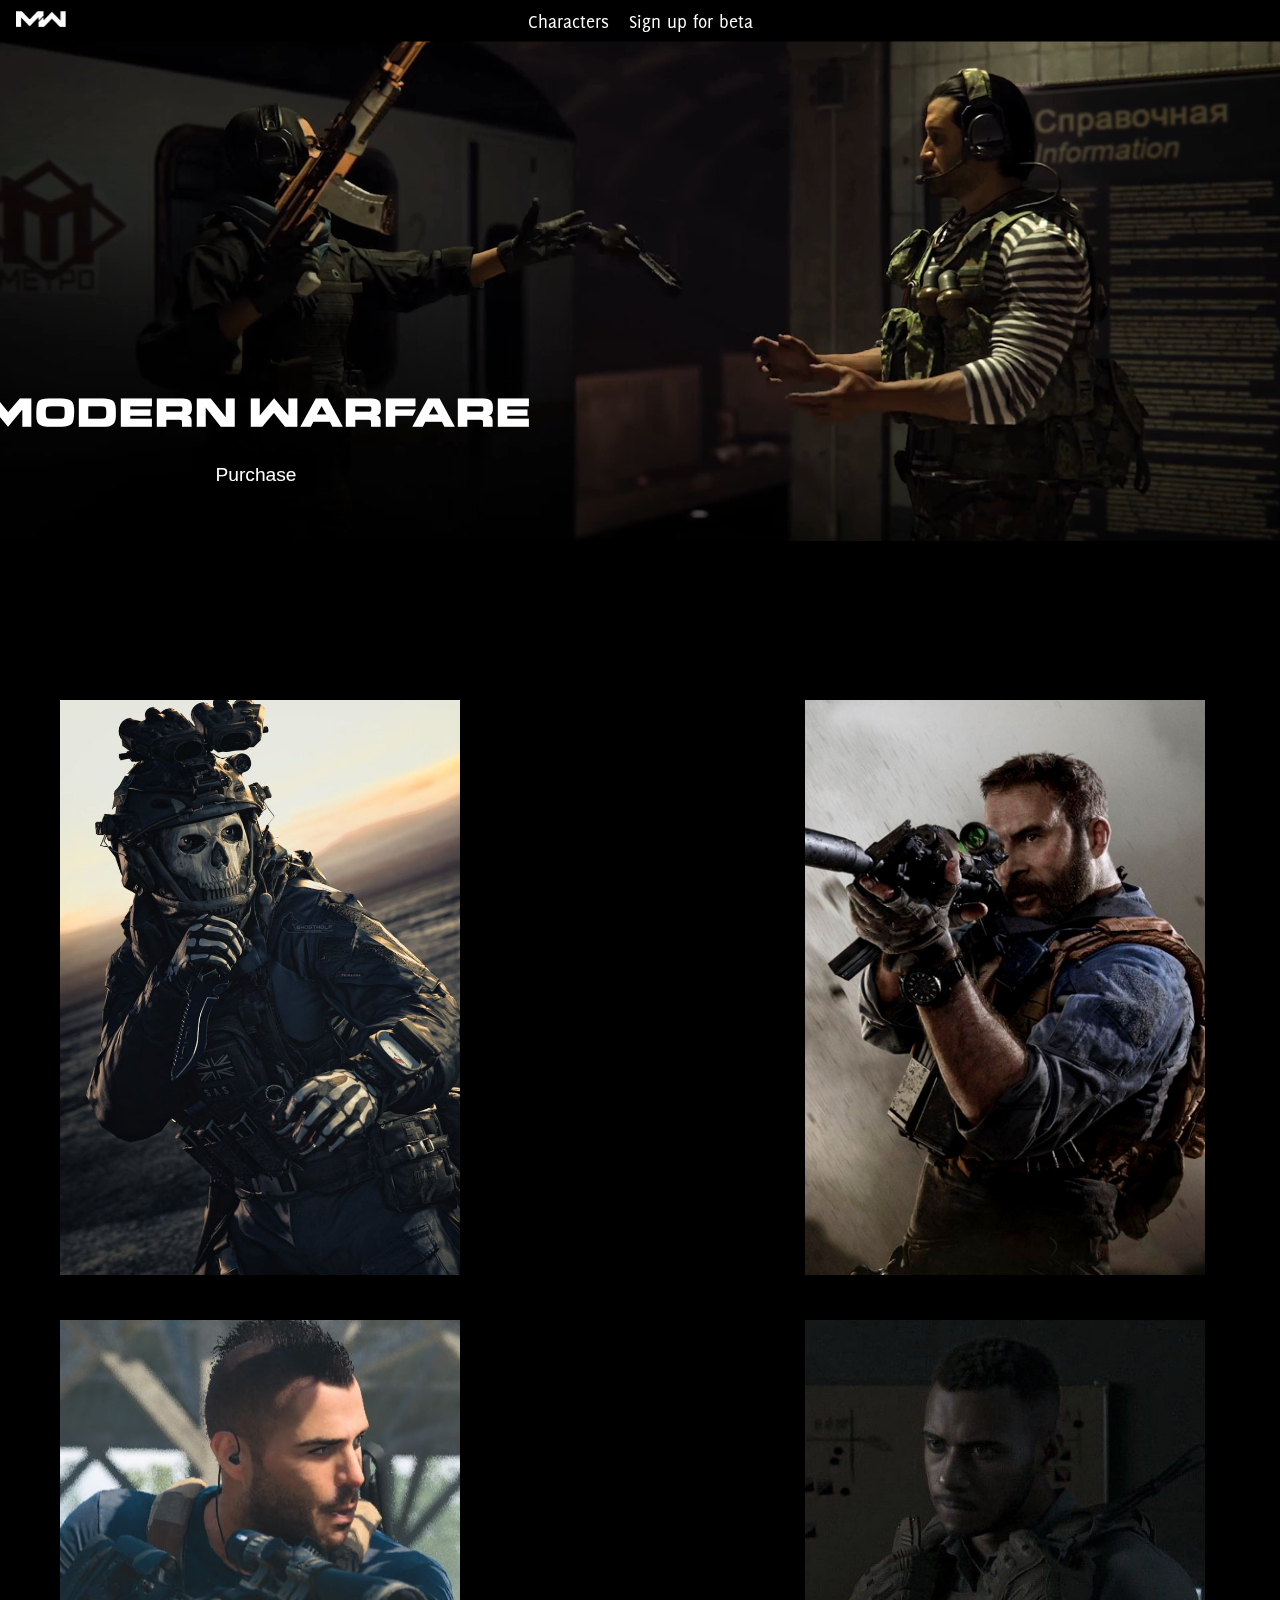
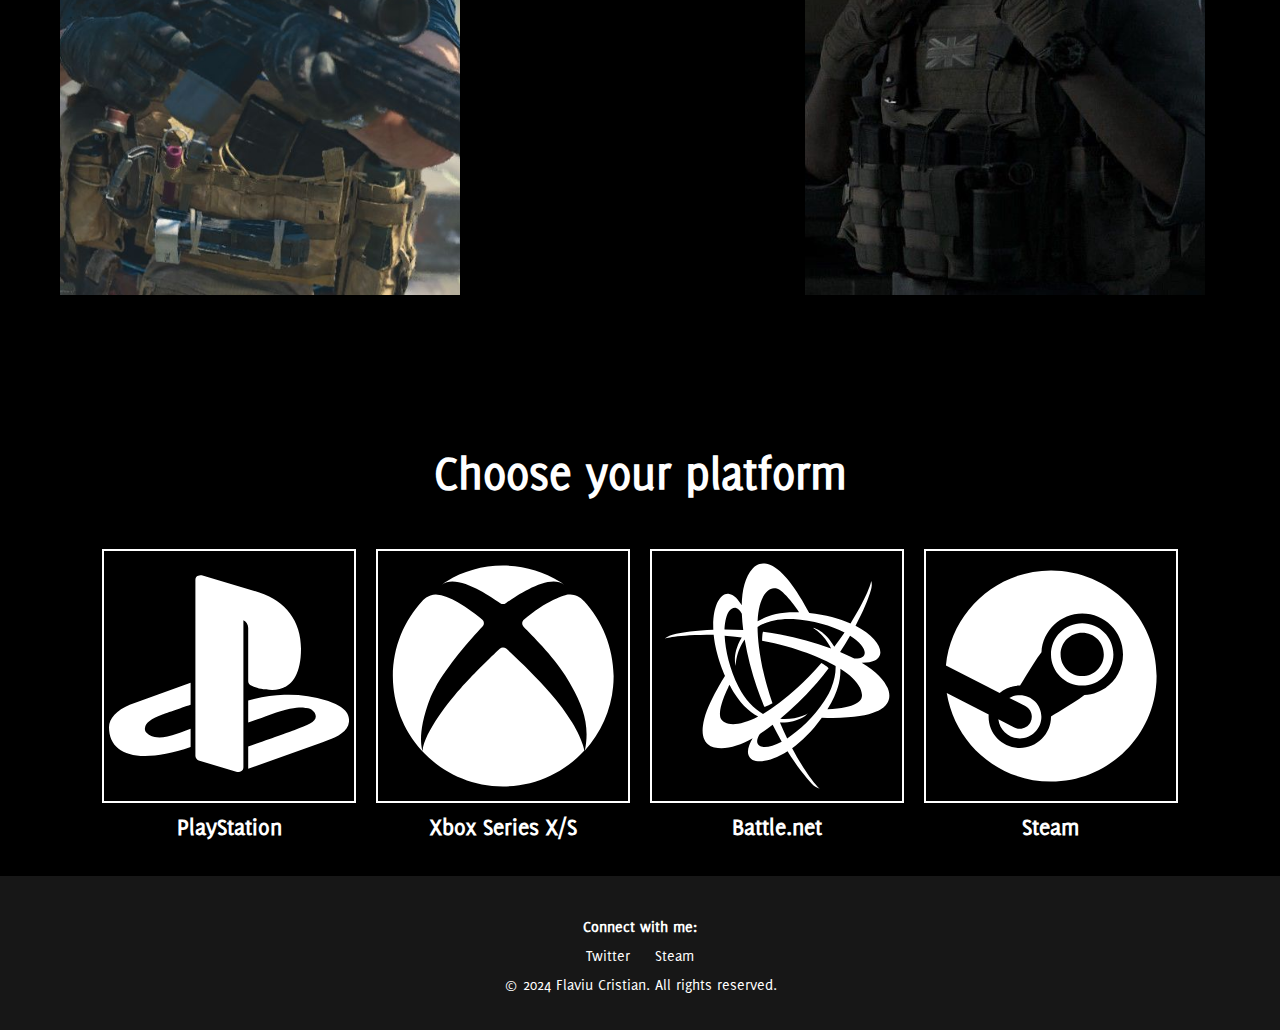
<file: index.html>
<!DOCTYPE html>
<html lang="en">
<head>
    <meta charset="UTF-8">
    <title>Modern Warfare</title>
    <link rel="shortcut icon" href="./images/favicon.png" type="image/x-icon">
    <link rel="stylesheet" href="./styles/styles.css">
    <link rel="stylesheet" href="./fonts/fonts.css">
    <link rel="stylesheet" href="./styles/animations.css">
</head>
<body id="bodyBackground">
<nav id="options">
    <div class="home-option">
        <a href="./index.html">
            <img src="./icons/game.png" alt="Modern Warfare">
        </a>
    </div>
    <div class="options-container">
        <div class="option">
            <a href="#soldiersTags">Characters</a>
            <div class="submenu">
                <a href="./sites/ghost.html">Ghost</a>
                <a href="./sites/price.html">Price</a>
                <a href="./sites/soap.html">Soap</a>
                <a href="./sites/gaz.html">Gaz</a>
            </div>
        </div>
        <div class="option">
            <a href="./sites/beta.html">Sign up for beta</a>
        </div>
    </div>
</nav>
<video autoplay muted loop id="backgroundVideo">
    <source src="./videos/background.mp4" type="video/mp4">
    Your browser does not support the video tag.
</video>
<div id="content">
    <div id="header">
        <h1 id="mainTitle">Call of Duty</h1>
        <h2 id="belowTitle">Modern Warfare</h2>
    </div>
    <div id="purchaseButton">
        <button><a id="removeLink" href="#platform">Purchase</a> </button>
    </div>
</div>
<div class="container" id="soldiersTags">
    <a href="./sites/ghost.html" class="box">
        <div class="imgBx">
            <img src="./images/ghost.jpg" alt="Simon 'Ghost' Riley">
        </div>
        <div class="content">
            <div>
                <h2>Simon "Ghost" Riley</h2>
                <p><i>
                    An expert in clandestine tradecraft, sabotage and infiltration. He lives with a redacted past and an undercover present, marked by a concealed appearance to hide his identity and maintain anonymity in the field.
                </i></p>
            </div>
        </div>
    </a>
    <a href="./sites/price.html" class="box">
        <div class="imgBx">
            <img src="./images/price.jpg" alt="Jonathan Price">
        </div>
        <div class="content">
            <div>
                <h2>Jonathan Price</h2>
                <p><i>
                    The rules have changed. There's a fine line between right and wrong. And somewhere, in the shadows... they send us in to find it.
                </i></p>
            </div>
        </div>
    </a>
    <a href="./sites/soap.html" class="box">
        <div class="imgBx">
            <img src="./images/soap.jpg" alt="Johnny 'Soap' MacTavish">
        </div>
        <div class="content">
            <div>
                <h2>Johnny "Soap" MacTavish</h2>
                <p><i>
                    The youngest candidate ever to pass SAS selection, Johnny "Soap" Mactavish is known as a perpetual FNG, a label he wears as a badge of honor. A confident, instinctive CQB expert, Soap was hand-picked by Price for TF-141.
                </i></p>
            </div>
        </div>
    </a>
    <a href="./sites/gaz.html" class="box">
        <div class="imgBx">
            <img src="./images/gaz.jpg" alt="Kyle 'Gaz' Garrick">
        </div>
        <div class="content">
            <div>
                <h2>Kyle "Gaz" Garrick</h2>
                <p><i>
                    We don't stand a chance in hell with these rules of engagement, Captain. They can tell us where, tell us when... don't tell us how.
                </i></p>
            </div>
        </div>
    </a>
</div>
<h2 id="platform">Choose your platform</h2>
<div class="table-container">
    <table>
        <tr>
            <th class="platformIcon" onclick="window.location.href='https://store.playstation.com/es-es/product/EP0002-CUSA15280_00-CODMWSTANDARD001'">
                <img src="./icons/playstation.svg" alt="PlayStation">
                <div class="platformText">PlayStation</div>
            </th>
            <th class="platformIcon" onclick="window.location.href='https://www.xbox.com/es-ES/games/store/call-of-duty-modern-warfare-edicion-digital-estandar/9NVQBQ3F6W9W'">
                <img src="./icons/xbox.svg" alt="Xbox">
                <div class="platformText">Xbox Series X/S</div>
            </th>
            <th class="platformIcon" onclick="window.location.href='https://eu.shop.battle.net/es-es/product/call-of-duty-modern-warfare'">
                <img src="./icons/blizzard.svg" alt="Blizzard">
                <div class="platformText">Battle.net</div>
            </th>
            <th class="platformIcon" onclick="window.location.href='https://store.steampowered.com/app/2000950/Call_of_Duty_Modern_Warfare/'">
                <img src="./icons/steam.svg" alt="Steam">
                <div class="platformText">Steam</div>
            </th>
        </tr>
    </table>
</div>
<footer>
    <div class="footer-content">
        <h4>Connect with me:</h4>
        <div class="social-links">
            <a href="https://twitter.com/fL0309" target="_blank">Twitter</a>
            <a href="https://steamcommunity.com/id/hexediting/" target="_blank">Steam</a>
        </div>
        <p>&copy; 2024 Flaviu Cristian. All rights reserved.</p>
    </div>
</footer>
</body>
</html>
</file>
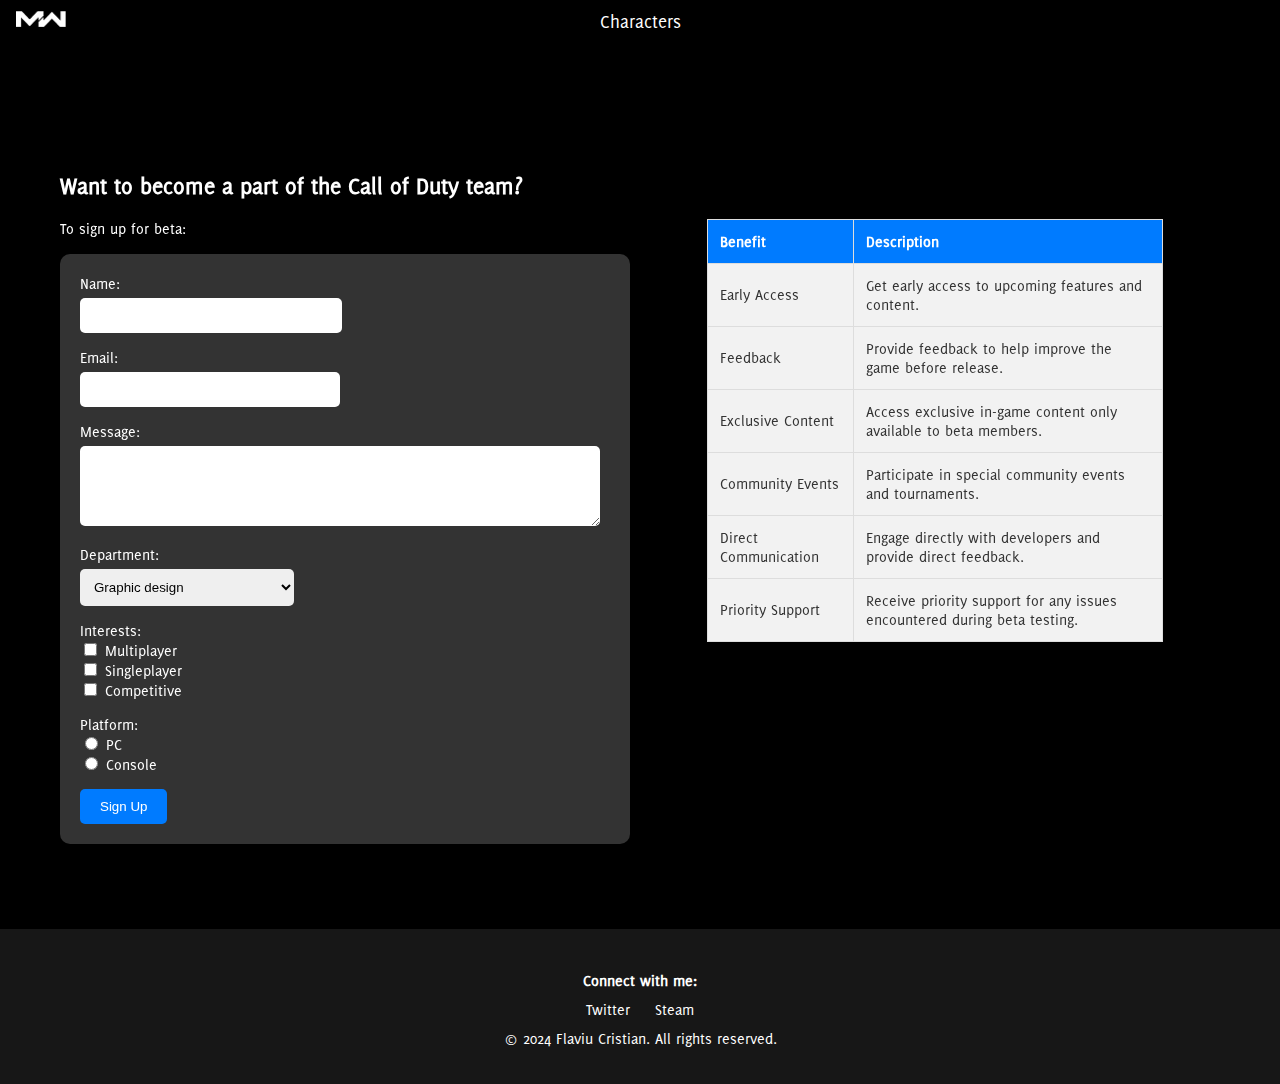
<file: sites/beta.html>
<!DOCTYPE html>
<html lang="en">
<head>
    <meta charset="UTF-8">
    <title>Modern Warfare</title>
    <link rel="shortcut icon" href="../images/favicon.png" type="image/x-icon">
    <link rel="stylesheet" href="../styles/styles.css">
    <link rel="stylesheet" href="../fonts/fonts.css">
    <link rel="stylesheet" href="../styles/animations.css">
</head>
<body id="bodyBeta">
<nav class="optionsOther">
    <div class="home-option">
        <a href="../index.html">
            <img src="../icons/game.png" alt="Modern Warfare">
        </a>
    </div>
    <div class="options-container">
        <div class="option">
            <a>Characters</a>
            <div class="submenu">
                <a href="../sites/ghost.html">Ghost</a>
                <a href="../sites/price.html">Price</a>
                <a href="../sites/soap.html">Soap</a>
                <a href="../sites/gaz.html">Gaz</a>
            </div>
        </div>
    </div>
</nav>
<section id="beta-signup-section">
    <div class="container">
        <div class="form-container">
            <h2>Want to become a part of the Call of Duty team?</h2>
            <p>To sign up for beta:</p>
            <form class="beta-signup" action="mostra_variables.php" method="post">
                <div class="form-group">
                    <label for="name">Name:</label>
                    <input type="text" id="name" name="name" required>
                </div>

                <div class="form-group">
                    <label for="email">Email:</label>
                    <input type="email" id="email" name="email" required>
                </div>

                <div class="form-group">
                    <label for="message">Message:</label>
                    <textarea id="message" name="message" rows="4" cols="50"></textarea>
                </div>

                <div class="form-group">
                    <label for="department">Department:</label>
                    <select id="department" name="department">
                        <option value="graphic design">Graphic design</option>
                        <option value="gameplay">Gameplay</option>
                        <option value="armory">Armory</option>
                        <option value="other">Other</option>
                    </select>
                </div>

                <div class="form-group">
                    <label>Interests:</label><br>
                    <input type="checkbox" id="interest1" name="interests[]" value="multiplayer">
                    <label for="interest1">Multiplayer</label><br>
                    <input type="checkbox" id="interest2" name="interests[]" value="singleplayer">
                    <label for="interest2">Singleplayer</label><br>
                    <input type="checkbox" id="interest3" name="interests[]" value="competitive">
                    <label for="interest3">Competitive</label><br>
                </div>

                <div class="form-group">
                    <label>Platform:</label><br>
                    <input type="radio" id="platform1" name="platform" value="pc">
                    <label for="platform1">PC</label><br>
                    <input type="radio" id="platform2" name="platform" value="console">
                    <label for="platform2">Console</label><br>
                </div>

                <button type="submit">Sign Up</button>
            </form>
        </div>

        <div class="table-container">
            <section id="benefits-section">
                <h2>Benefits of becoming a beta member:</h2>
                <table class="benefits-table">
                    <tr>
                        <th>Benefit</th>
                        <th>Description</th>
                    </tr>
                    <tr>
                        <td>Early Access</td>
                        <td>Get early access to upcoming features and content.</td>
                    </tr>
                    <tr>
                        <td>Feedback</td>
                        <td>Provide feedback to help improve the game before release.</td>
                    </tr>
                    <tr>
                        <td>Exclusive Content</td>
                        <td>Access exclusive in-game content only available to beta members.</td>
                    </tr>
                    <tr>
                        <td>Community Events</td>
                        <td>Participate in special community events and tournaments.</td>
                    </tr>
                    <tr>
                        <td>Direct Communication</td>
                        <td>Engage directly with developers and provide direct feedback.</td>
                    </tr>
                    <tr>
                        <td>Priority Support</td>
                        <td>Receive priority support for any issues encountered during beta testing.</td>
                    </tr>
                </table>
            </section>
        </div>
    </div>
</section>
<footer>
    <div class="footer-content">
        <h4>Connect with me:</h4>
        <div class="social-links">
            <a href="https://twitter.com/fL0309" target="_blank">Twitter</a>
            <a href="https://steamcommunity.com/id/hexediting/" target="_blank">Steam</a>
        </div>
        <p>&copy; 2024 Flaviu Cristian. All rights reserved.</p>
    </div>
</footer>
</body>
</html>
</file>
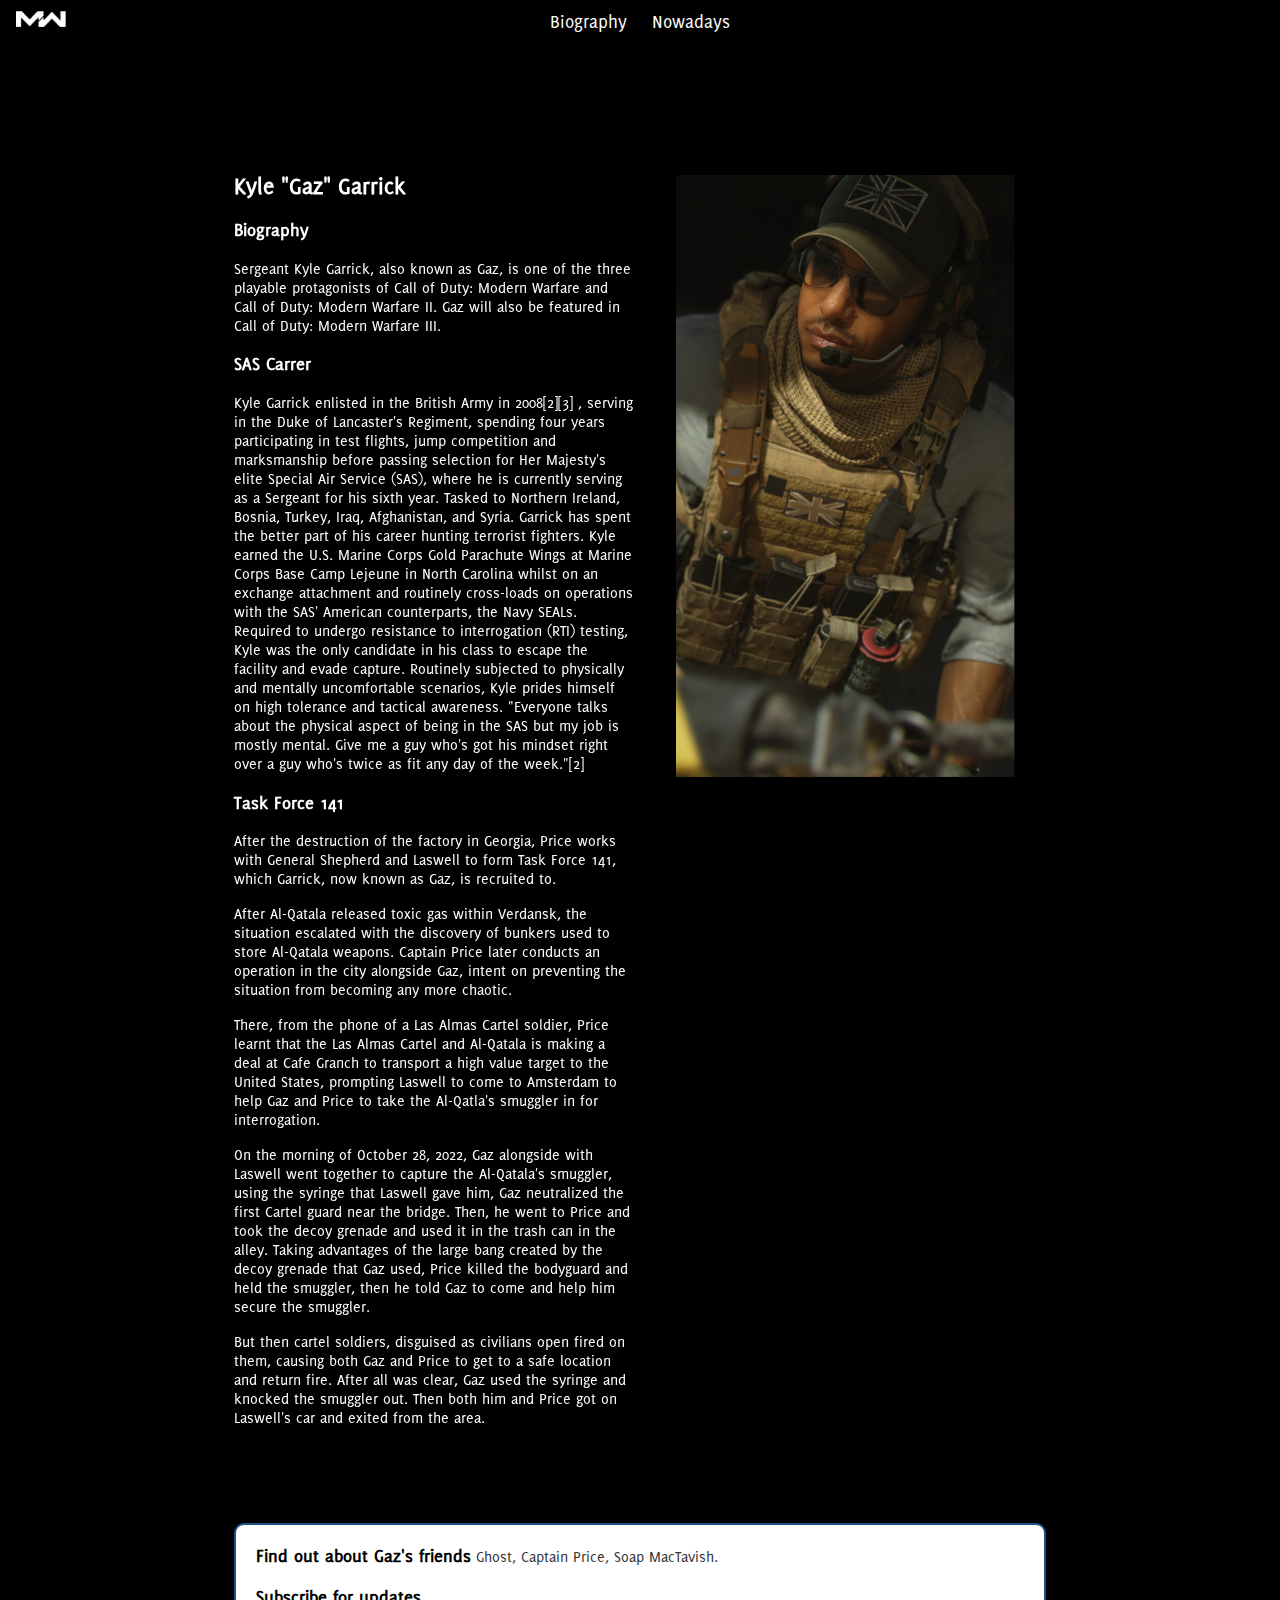
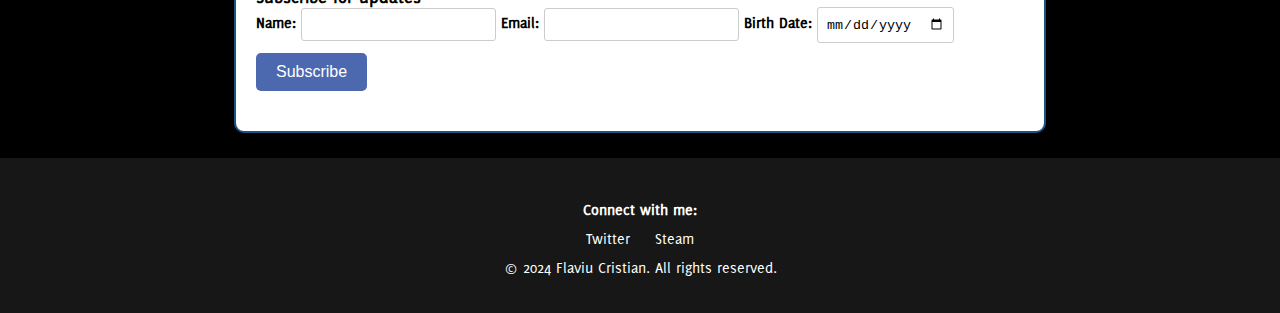
<file: sites/gaz.html>
<!DOCTYPE html>
<html lang="en">
<head>
    <meta charset="UTF-8">
    <title>Modern Warfare</title>
    <link rel="stylesheet" href="../styles/styles.css">
    <link rel="stylesheet" href="../fonts/fonts.css">
    <link rel="stylesheet" href="../styles/animations.css">
</head>
<body class="biography">
<nav class="optionsOther">
    <div class="home-option">
        <a href="../index.html">
            <img src="../icons/game.png" alt="Modern Warfare">
        </a>
    </div>
    <div class="option">
        <a href="#titleBiography">Biography</a>
        <a href="#currentStatus">Nowadays</a>
    </div>
</nav>
<div class="container">
    <div class="bio-text">
        <h2>Kyle "Gaz" Garrick</h2>
        <h3 id="titleBiography">Biography</h3>
        <p>Sergeant Kyle Garrick, also known as Gaz, is one of the three playable protagonists of Call of Duty: Modern Warfare and Call of Duty: Modern Warfare II. Gaz will also be featured in Call of Duty: Modern Warfare III.</p>
        <h3>SAS Carrer</h3>
        <p>Kyle Garrick enlisted in the British Army in 2008[2][3] , serving in the Duke of Lancaster's Regiment, spending four years participating in test flights, jump competition and marksmanship before passing selection for Her Majesty's elite Special Air Service (SAS), where he is currently serving as a Sergeant for his sixth year. Tasked to Northern Ireland, Bosnia, Turkey, Iraq, Afghanistan, and Syria. Garrick has spent the better part of his career hunting terrorist fighters. Kyle earned the U.S. Marine Corps Gold Parachute Wings at Marine Corps Base Camp Lejeune in North Carolina whilst on an exchange attachment and routinely cross-loads on operations with the SAS' American counterparts, the Navy SEALs. Required to undergo resistance to interrogation (RTI) testing, Kyle was the only candidate in his class to escape the facility and evade capture. Routinely subjected to physically and mentally uncomfortable scenarios, Kyle prides himself on high tolerance and tactical awareness. "Everyone talks about the physical aspect of being in the SAS but my job is mostly mental. Give me a guy who's got his mindset right over a guy who's twice as fit any day of the week."[2]</p>
        <h3 id="currentStatus">Task Force 141</h3>
        <p>After the destruction of the factory in Georgia, Price works with General Shepherd and Laswell to form Task Force 141, which Garrick, now known as Gaz, is recruited to.</p>
        <p>After Al-Qatala released toxic gas within Verdansk, the situation escalated with the discovery of bunkers used to store Al-Qatala weapons. Captain Price later conducts an operation in the city alongside Gaz, intent on preventing the situation from becoming any more chaotic.</p>
        <p>There, from the phone of a Las Almas Cartel soldier, Price learnt that the Las Almas Cartel and Al-Qatala is making a deal at Cafe Granch to transport a high value target to the United States, prompting Laswell to come to Amsterdam to help Gaz and Price to take the Al-Qatla's smuggler in for interrogation.</p>
        <p>On the morning of October 28, 2022, Gaz alongside with Laswell went together to capture the Al-Qatala's smuggler, using the syringe that Laswell gave him, Gaz neutralized the first Cartel guard near the bridge. Then, he went to Price and took the decoy grenade and used it in the trash can in the alley. Taking advantages of the large bang created by the decoy grenade that Gaz used, Price killed the bodyguard and held the smuggler, then he told Gaz to come and help him secure the smuggler.</p>
        <p>But then cartel soldiers, disguised as civilians open fired on them, causing both Gaz and Price to get to a safe location and return fire. After all was clear, Gaz used the syringe and knocked the smuggler out. Then both him and Price got on Laswell's car and exited from the area.</p>
    </div>

    <div class="bio-image">
        <img src="../images/gaz-bio.jpg" alt="Profile Image">
    </div>
</div>

<aside class="aside">
    <div class="aside-section">
        <h3>Find out about Gaz's friends</h3>
        <ul>
            <li><a href="../sites/ghost.html">Ghost, </a></li>
            <li><a href="../sites/price.html">Captain Price, </a></li>
            <li><a href="../sites/soap.html">Soap MacTavish.</a></li>
        </ul>
    </div>
    <div class="aside-section">
        <h3 class="subscribeText">Subscribe for updates</h3>
        <form class="subscription-form">
            <label for="name">Name:</label>
            <input type="text" id="name" name="name">
            <label for="email">Email:</label>
            <input type="email" id="email" name="email">
            <label for="birthdate">Birth Date:</label>
            <input type="date" id="birthdate" name="birthdate">
            <input type="submit" value="Subscribe">
        </form>
    </div>
</aside>
<footer>
    <div class="footer-content">
        <h4>Connect with me:</h4>
        <div class="social-links">
            <a href="https://twitter.com/fL0309" target="_blank">Twitter</a>
            <a href="https://steamcommunity.com/id/hexediting/" target="_blank">Steam</a>
        </div>
        <p>&copy; 2024 Flaviu Cristian. All rights reserved.</p>
    </div>
</footer>
</body>
</html>
</file>
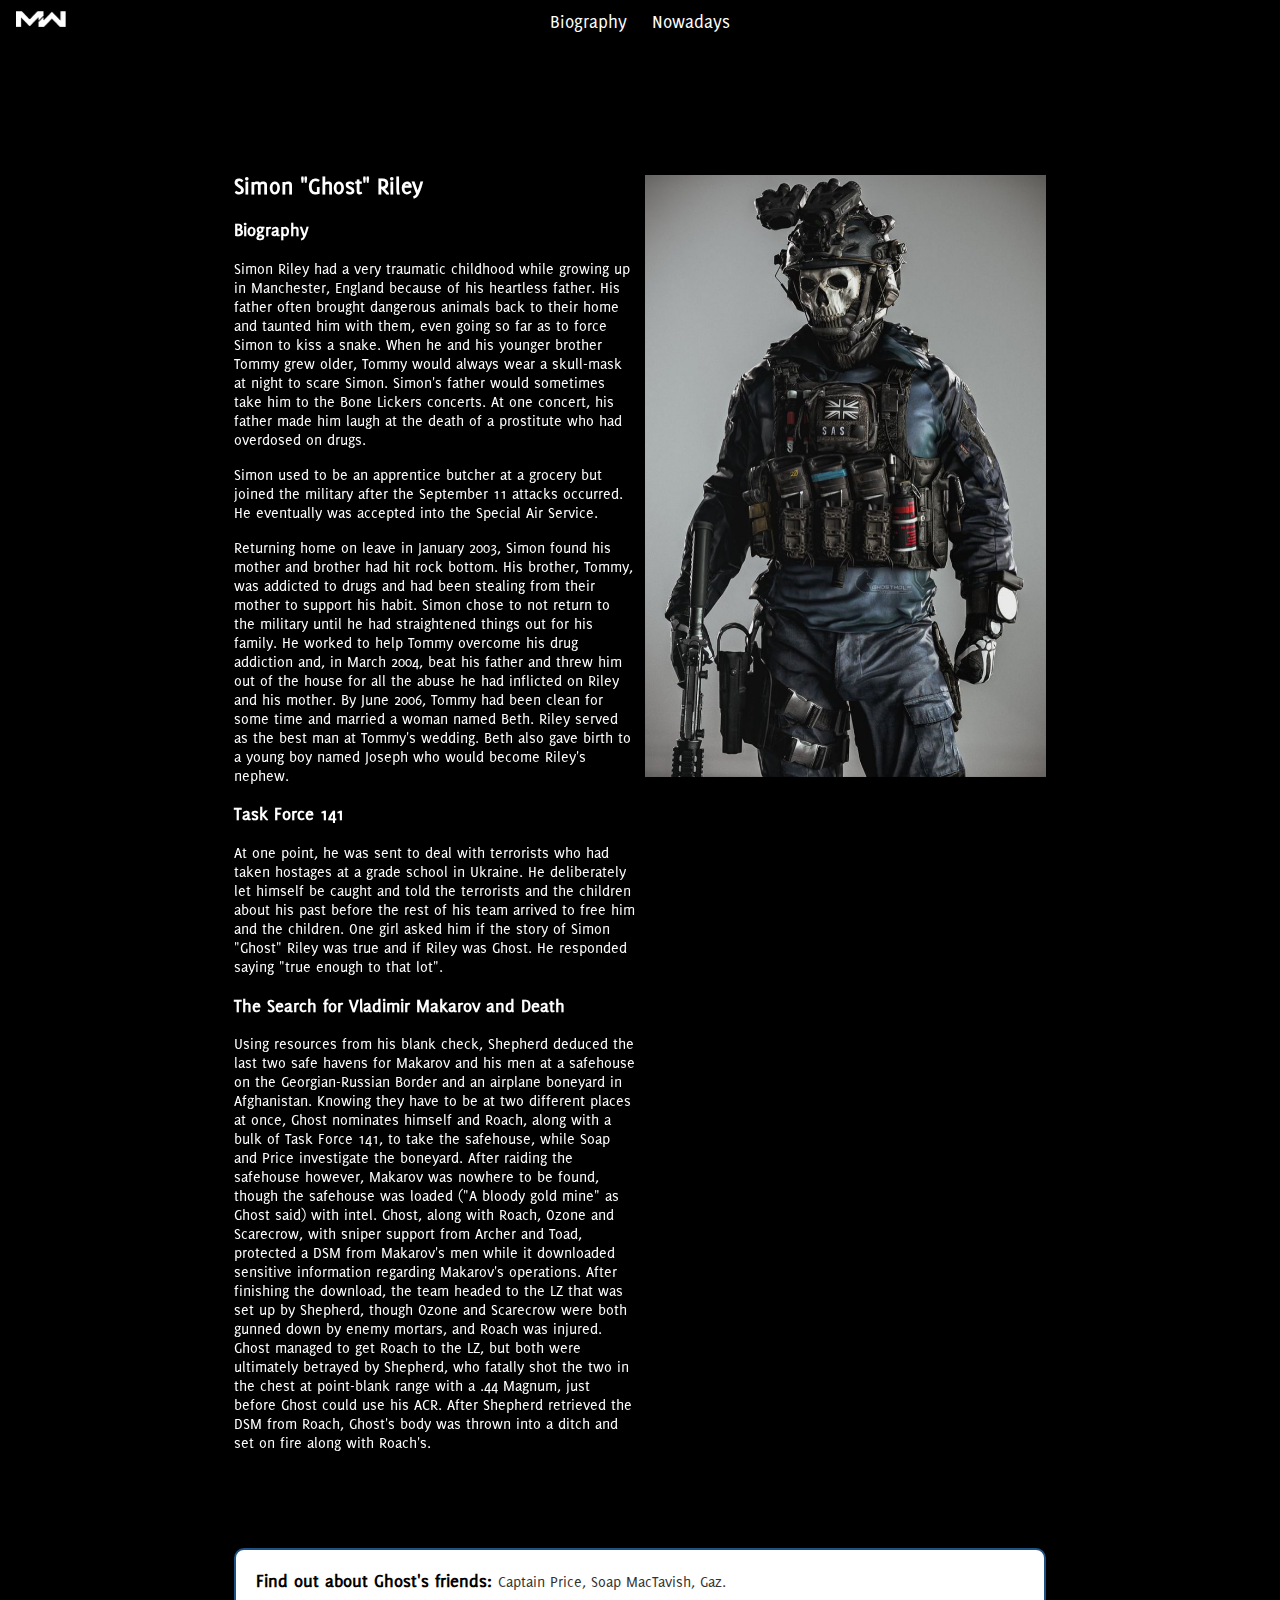
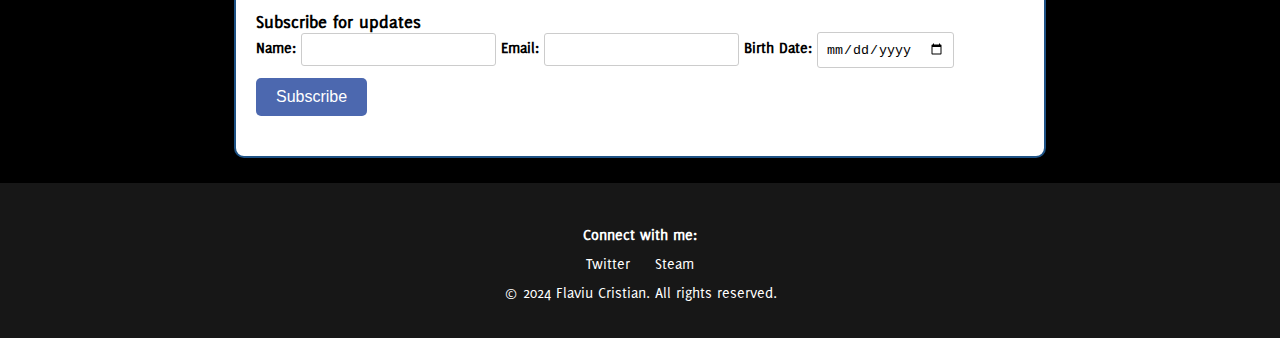
<file: sites/ghost.html>
<!DOCTYPE html>
<html lang="en">
<head>
    <meta charset="UTF-8">
    <title>Modern Warfare</title>
    <link rel="stylesheet" href="../styles/styles.css">
    <link rel="stylesheet" href="../fonts/fonts.css">
    <link rel="stylesheet" href="../styles/animations.css">
</head>
<body class="biography">
<nav class="optionsOther">
    <div class="home-option">
        <a href="../index.html">
            <img src="../icons/game.png" alt="Modern Warfare">
        </a>
    </div>
    <div class="option">
        <a href="#titleBiography">Biography</a>
        <a href="#currentStatus">Nowadays</a>
    </div>
</nav>
<div class="container">
    <div class="bio-text">
        <h2>Simon "Ghost" Riley</h2>
        <h3 id="titleBiography">Biography</h3>
        <p>Simon Riley had a very traumatic childhood while growing up in Manchester, England because of his heartless father. His father often brought dangerous animals back to their home and taunted him with them, even going so far as to force Simon to kiss a snake. When he and his younger brother Tommy grew older, Tommy would always wear a skull-mask at night to scare Simon. Simon's father would sometimes take him to the Bone Lickers concerts. At one concert, his father made him laugh at the death of a prostitute who had overdosed on drugs.</p>
        <p>Simon used to be an apprentice butcher at a grocery but joined the military after the September 11 attacks occurred. He eventually was accepted into the Special Air Service.</p>
        <p>Returning home on leave in January 2003, Simon found his mother and brother had hit rock bottom. His brother, Tommy, was addicted to drugs and had been stealing from their mother to support his habit. Simon chose to not return to the military until he had straightened things out for his family. He worked to help Tommy overcome his drug addiction and, in March 2004, beat his father and threw him out of the house for all the abuse he had inflicted on Riley and his mother. By June 2006, Tommy had been clean for some time and married a woman named Beth. Riley served as the best man at Tommy's wedding. Beth also gave birth to a young boy named Joseph who would become Riley's nephew.</p>
        <h3 id="currentStatus">Task Force 141</h3>
        <p>At one point, he was sent to deal with terrorists who had taken hostages at a grade school in Ukraine. He deliberately let himself be caught and told the terrorists and the children about his past before the rest of his team arrived to free him and the children. One girl asked him if the story of Simon "Ghost" Riley was true and if Riley was Ghost. He responded saying "true enough to that lot".</p>
        <h3>The Search for Vladimir Makarov and Death</h3>
        <p>Using resources from his blank check, Shepherd deduced the last two safe havens for Makarov and his men at a safehouse on the Georgian-Russian Border and an airplane boneyard in Afghanistan. Knowing they have to be at two different places at once, Ghost nominates himself and Roach, along with a bulk of Task Force 141, to take the safehouse, while Soap and Price investigate the boneyard. After raiding the safehouse however, Makarov was nowhere to be found, though the safehouse was loaded ("A bloody gold mine" as Ghost said) with intel. Ghost, along with Roach, Ozone and Scarecrow, with sniper support from Archer and Toad, protected a DSM from Makarov's men while it downloaded sensitive information regarding Makarov's operations. After finishing the download, the team headed to the LZ that was set up by Shepherd, though Ozone and Scarecrow were both gunned down by enemy mortars, and Roach was injured. Ghost managed to get Roach to the LZ, but both were ultimately betrayed by Shepherd, who fatally shot the two in the chest at point-blank range with a .44 Magnum, just before Ghost could use his ACR. After Shepherd retrieved the DSM from Roach, Ghost's body was thrown into a ditch and set on fire along with Roach's.</p>
    </div>

    <div class="bio-image">
        <img src="../images/ghost-bio.jpg" alt="Profile Image">
    </div>
</div>

<aside class="aside">
    <div class="aside-section">
        <h3>Find out about Ghost's friends: </h3>
        <ul>
            <li><a href="../sites/price.html">Captain Price, </a></li>
            <li><a href="../sites/soap.html">Soap MacTavish, </a></li>
            <li><a href="../sites/gaz.html">Gaz.</a></li>
        </ul>
    </div>
    <div class="aside-section">
        <h3 class="subscribeText">Subscribe for updates</h3>
        <form class="subscription-form">
            <label for="name">Name:</label>
            <input type="text" id="name" name="name">
            <label for="email">Email:</label>
            <input type="email" id="email" name="email">
            <label for="birthdate">Birth Date:</label>
            <input type="date" id="birthdate" name="birthdate">
            <input type="submit" value="Subscribe">
        </form>
    </div>
</aside>
<footer>
    <div class="footer-content">
        <h4>Connect with me:</h4>
        <div class="social-links">
            <a href="https://twitter.com/fL0309" target="_blank">Twitter</a>
            <a href="https://steamcommunity.com/id/hexediting/" target="_blank">Steam</a>
        </div>
        <p>&copy; 2024 Flaviu Cristian. All rights reserved.</p>
    </div>
</footer>
</body>
</html>
</file>
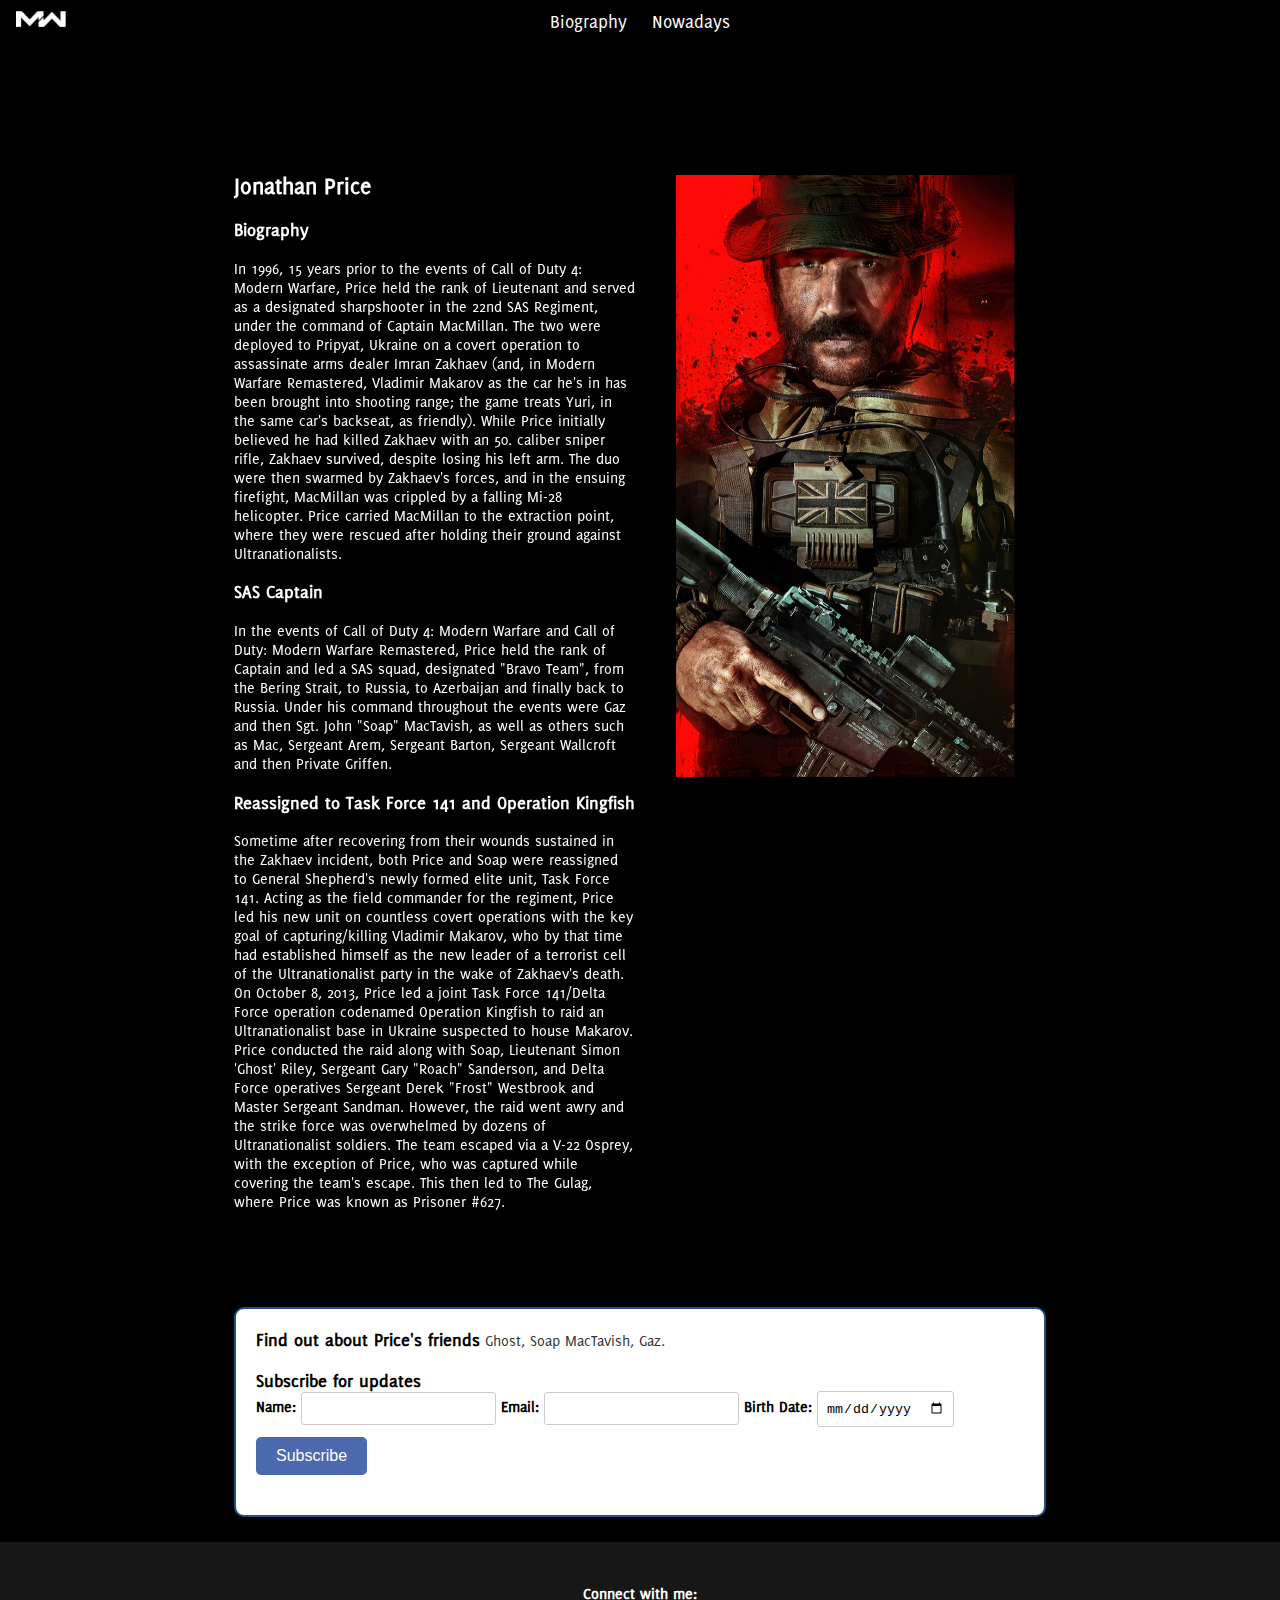
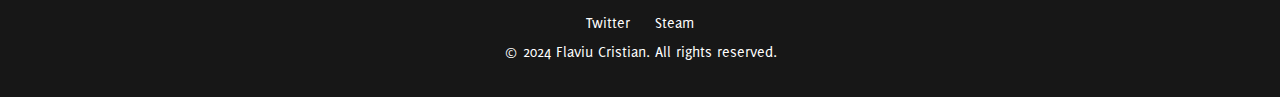
<file: sites/price.html>
<!DOCTYPE html>
<html lang="en">
<head>
    <meta charset="UTF-8">
    <title>Modern Warfare</title>
    <link rel="stylesheet" href="../styles/styles.css">
    <link rel="stylesheet" href="../fonts/fonts.css">
    <link rel="stylesheet" href="../styles/animations.css">
</head>
<body class="biography">
<nav class="optionsOther">
    <div class="home-option">
        <a href="../index.html">
            <img src="../icons/game.png" alt="Modern Warfare">
        </a>
    </div>
    <div class="option">
        <a href="#titleBiography">Biography</a>
        <a href="#currentStatus">Nowadays</a>
    </div>
</nav>
<div class="container">
    <div class="bio-text">
        <h2>Jonathan Price</h2>
        <h3 id="titleBiography">Biography</h3>
        <p>In 1996, 15 years prior to the events of Call of Duty 4: Modern Warfare, Price held the rank of Lieutenant and served as a designated sharpshooter in the 22nd SAS Regiment, under the command of Captain MacMillan. The two were deployed to Pripyat, Ukraine on a covert operation to assassinate arms dealer Imran Zakhaev (and, in Modern Warfare Remastered, Vladimir Makarov as the car he's in has been brought into shooting range; the game treats Yuri, in the same car's backseat, as friendly). While Price initially believed he had killed Zakhaev with an 50. caliber sniper rifle, Zakhaev survived, despite losing his left arm. The duo were then swarmed by Zakhaev's forces, and in the ensuing firefight, MacMillan was crippled by a falling Mi-28 helicopter. Price carried MacMillan to the extraction point, where they were rescued after holding their ground against Ultranationalists.</p>
        <h3>SAS Captain</h3>
        <p>In the events of Call of Duty 4: Modern Warfare and Call of Duty: Modern Warfare Remastered, Price held the rank of Captain and led a SAS squad, designated "Bravo Team", from the Bering Strait, to Russia, to Azerbaijan and finally back to Russia. Under his command throughout the events were Gaz and then Sgt. John "Soap" MacTavish, as well as others such as Mac, Sergeant Arem, Sergeant Barton, Sergeant Wallcroft and then Private Griffen.</p>
        <h3 id="currentStatus">Reassigned to Task Force 141 and Operation Kingfish</h3>
        <p>Sometime after recovering from their wounds sustained in the Zakhaev incident, both Price and Soap were reassigned to General Shepherd's newly formed elite unit, Task Force 141. Acting as the field commander for the regiment, Price led his new unit on countless covert operations with the key goal of capturing/killing Vladimir Makarov, who by that time had established himself as the new leader of a terrorist cell of the Ultranationalist party in the wake of Zakhaev's death. On October 8, 2013, Price led a joint Task Force 141/Delta Force operation codenamed Operation Kingfish to raid an Ultranationalist base in Ukraine suspected to house Makarov. Price conducted the raid along with Soap, Lieutenant Simon 'Ghost' Riley, Sergeant Gary "Roach" Sanderson, and Delta Force operatives Sergeant Derek "Frost" Westbrook and Master Sergeant Sandman. However, the raid went awry and the strike force was overwhelmed by dozens of Ultranationalist soldiers. The team escaped via a V-22 Osprey, with the exception of Price, who was captured while covering the team's escape. This then led to The Gulag, where Price was known as Prisoner #627.</p>
    </div>
    <div class="bio-image">
        <img src="../images/price-bio.jpg" alt="Jonathan Price">
    </div>
</div>

<aside class="aside">
    <div class="aside-section">
        <h3>Find out about Price's friends</h3>
        <ul>
            <li><a href="../sites/ghost.html">Ghost, </a></li>
            <li><a href="../sites/soap.html">Soap MacTavish, </a></li>
            <li><a href="../sites/gaz.html">Gaz.</a></li>
        </ul>
    </div>
    <div class="aside-section">
        <h3 class="subscribeText">Subscribe for updates</h3>
        <form class="subscription-form">
            <label for="name">Name:</label>
            <input type="text" id="name" name="name">
            <label for="email">Email:</label>
            <input type="email" id="email" name="email">
            <label for="birthdate">Birth Date:</label>
            <input type="date" id="birthdate" name="birthdate">
            <input type="submit" value="Subscribe">
        </form>
    </div>
</aside>
<footer>
    <div class="footer-content">
        <h4>Connect with me:</h4>
        <div class="social-links">
            <a href="https://twitter.com/fL0309" target="_blank">Twitter</a>
            <a href="https://steamcommunity.com/id/hexediting/" target="_blank">Steam</a>
        </div>
        <p>&copy; 2024 Flaviu Cristian. All rights reserved.</p>
    </div>
</footer>
</body>
</html>
</file>
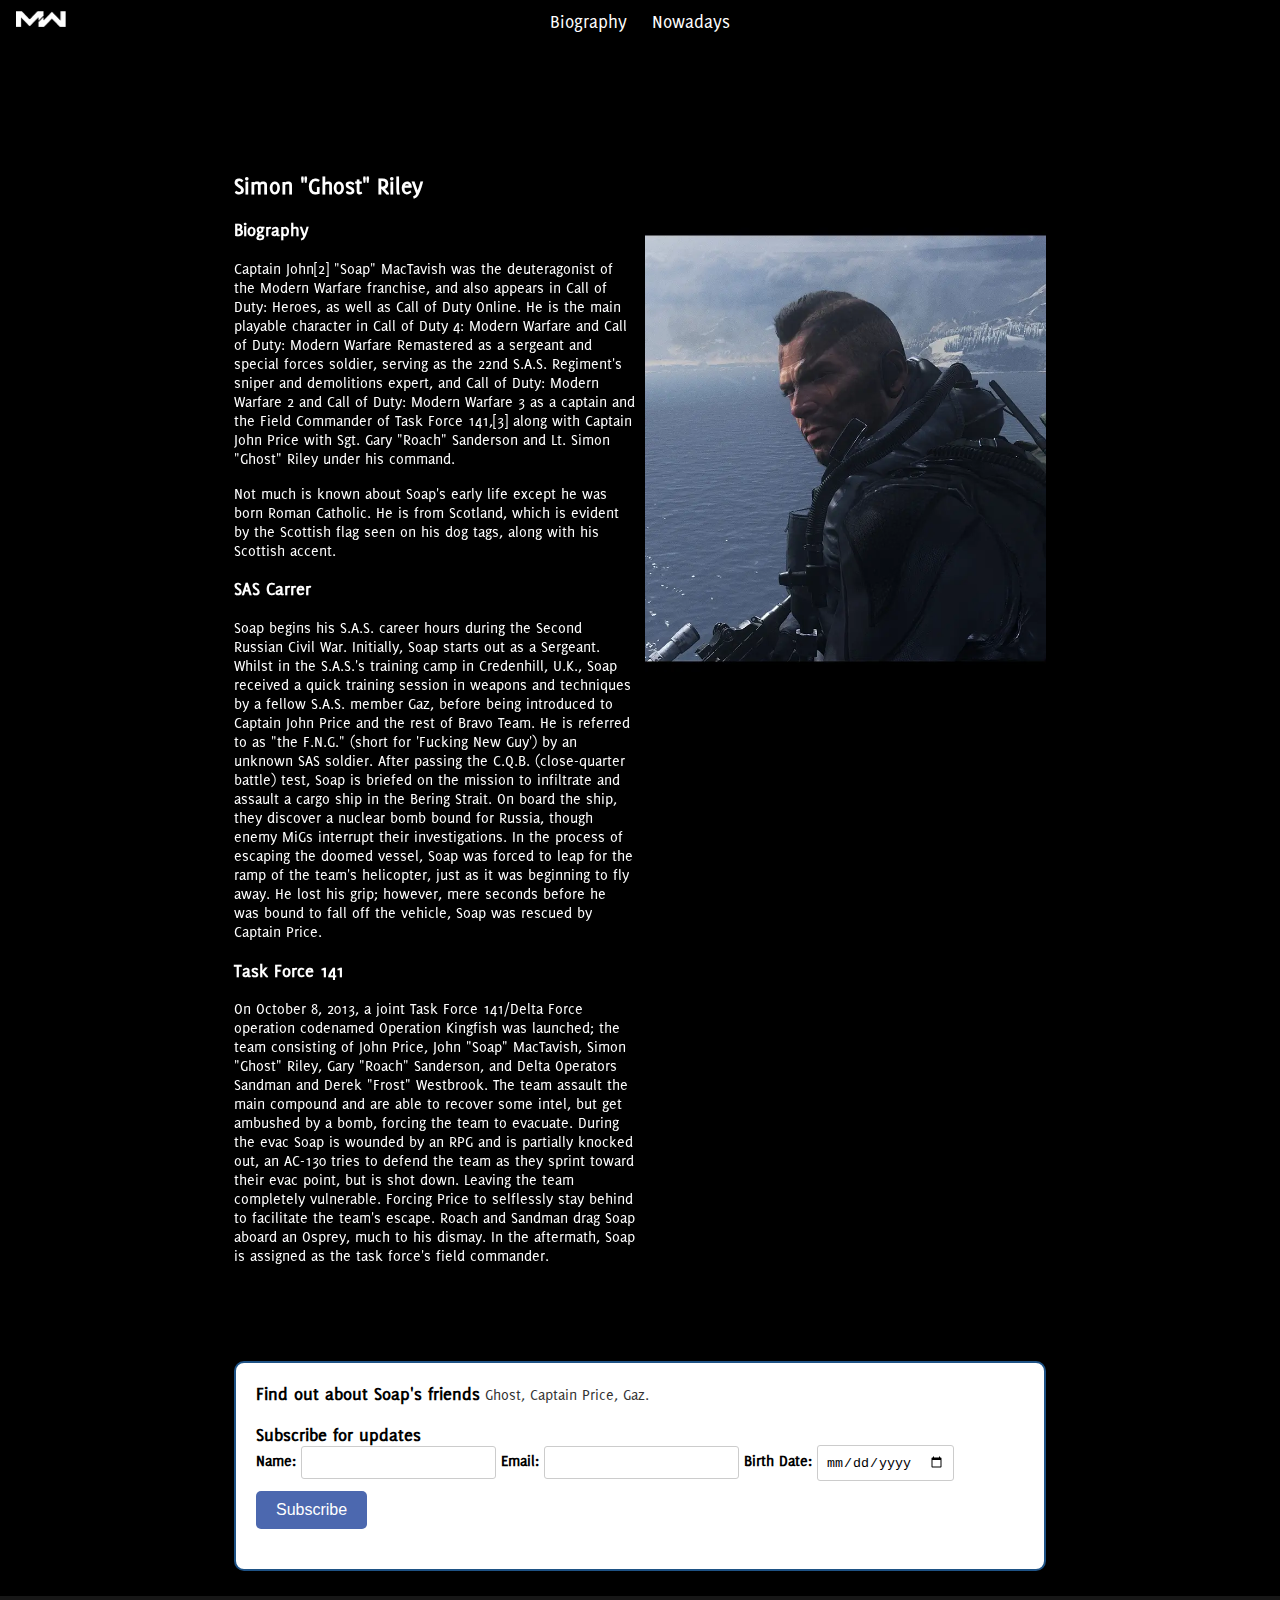
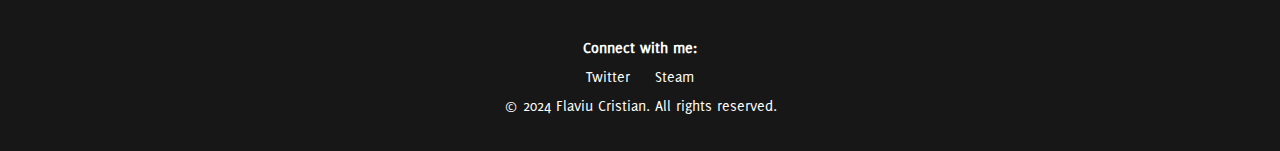
<file: sites/soap.html>
<!DOCTYPE html>
<html lang="en">
<head>
    <meta charset="UTF-8">
    <title>Modern Warfare</title>
    <link rel="stylesheet" href="../styles/styles.css">
    <link rel="stylesheet" href="../fonts/fonts.css">
    <link rel="stylesheet" href="../styles/animations.css">
</head>
<body class="biography">
<nav class="optionsOther">
    <div class="home-option">
        <a href="../index.html">
            <img src="../icons/game.png" alt="Modern Warfare">
        </a>
    </div>
    <div class="option">
        <a href="#titleBiography">Biography</a>
        <a href="#currentStatus">Nowadays</a>
    </div>
</nav>
<div class="container">
    <div class="bio-text">
        <h2>Simon "Ghost" Riley</h2>
        <h3 id="titleBiography">Biography</h3>
        <p>Captain John[2] "Soap" MacTavish was the deuteragonist of the Modern Warfare franchise, and also appears in Call of Duty: Heroes, as well as Call of Duty Online. He is the main playable character in Call of Duty 4: Modern Warfare and Call of Duty: Modern Warfare Remastered as a sergeant and special forces soldier, serving as the 22nd S.A.S. Regiment's sniper and demolitions expert, and Call of Duty: Modern Warfare 2 and Call of Duty: Modern Warfare 3 as a captain and the Field Commander of Task Force 141,[3] along with Captain John Price with Sgt. Gary "Roach" Sanderson and Lt. Simon "Ghost" Riley under his command.</p>
        <p>Not much is known about Soap's early life except he was born Roman Catholic. He is from Scotland, which is evident by the Scottish flag seen on his dog tags, along with his Scottish accent.</p>
        <h3>SAS Carrer</h3>
        <p>Soap begins his S.A.S. career hours during the Second Russian Civil War. Initially, Soap starts out as a Sergeant. Whilst in the S.A.S.'s training camp in Credenhill, U.K., Soap received a quick training session in weapons and techniques by a fellow S.A.S. member Gaz, before being introduced to Captain John Price and the rest of Bravo Team. He is referred to as "the F.N.G." (short for 'Fucking New Guy') by an unknown SAS soldier. After passing the C.Q.B. (close-quarter battle) test, Soap is briefed on the mission to infiltrate and assault a cargo ship in the Bering Strait. On board the ship, they discover a nuclear bomb bound for Russia, though enemy MiGs interrupt their investigations. In the process of escaping the doomed vessel, Soap was forced to leap for the ramp of the team's helicopter, just as it was beginning to fly away. He lost his grip; however, mere seconds before he was bound to fall off the vehicle, Soap was rescued by Captain Price.</p>
        <h3 id="currentStatus">Task Force 141</h3>
        <p>On October 8, 2013, a joint Task Force 141/Delta Force operation codenamed Operation Kingfish was launched; the team consisting of John Price, John "Soap" MacTavish, Simon "Ghost" Riley, Gary "Roach" Sanderson, and Delta Operators Sandman and Derek "Frost" Westbrook. The team assault the main compound and are able to recover some intel, but get ambushed by a bomb, forcing the team to evacuate. During the evac Soap is wounded by an RPG and is partially knocked out, an AC-130 tries to defend the team as they sprint toward their evac point, but is shot down. Leaving the team completely vulnerable. Forcing Price to selflessly stay behind to facilitate the team's escape. Roach and Sandman drag Soap aboard an Osprey, much to his dismay. In the aftermath, Soap is assigned as the task force's field commander.</p>
    </div>

    <div class="bio-image">
        <img src="../images/soap-bio.webp" alt="Profile Image">
    </div>
</div>

<aside class="aside">
    <div class="aside-section">
        <h3>Find out about Soap's friends</h3>
        <ul>
            <li><a href="../sites/ghost.html">Ghost, </a></li>
            <li><a href="../sites/price.html">Captain Price, </a></li>
            <li><a href="../sites/gaz.html">Gaz.</a></li>
        </ul>
    </div>
    <div class="aside-section">
        <h3 class="subscribeText">Subscribe for updates</h3>
        <form class="subscription-form">
            <label for="name">Name:</label>
            <input type="text" id="name" name="name">
            <label for="email">Email:</label>
            <input type="email" id="email" name="email">
            <label for="birthdate">Birth Date:</label>
            <input type="date" id="birthdate" name="birthdate">
            <input type="submit" value="Subscribe">
        </form>
    </div>
</aside>
<footer>
    <div class="footer-content">
        <h4>Connect with me:</h4>
        <div class="social-links">
            <a href="https://twitter.com/fL0309" target="_blank">Twitter</a>
            <a href="https://steamcommunity.com/id/hexediting/" target="_blank">Steam</a>
        </div>
        <p>&copy; 2024 Flaviu Cristian. All rights reserved.</p>
    </div>
</footer>
</body>
</html>
</file>
<file: styles/styles.css>
html {
    scroll-behavior: smooth;
}

@media only screen and (max-width: 600px) {
    #backgroundVideo {
        display: none;
    }

    #mainTitle {
        display: none;
    }

    #belowTitle{
        display: none;
    }

    #purchaseButton{
        display: none;
    }
}

@media only screen and (min-width: 601px) {
    #content {
        position: absolute;
        top: 45%;
        left: 20%;
        transform: translate(-50%, -50%);
        text-align: center;
    }
}

#backgroundVideo {
    width: 100%;
    top: 35px;
    z-index: -1;
    object-fit: cover;
    margin-top: 2.55em;
}

#content {
    position: absolute;
    top: 45%;
    left: 20%;
    transform: translate(-50%, -50%);
    text-align: center;
    color: white;
}

#buttons{
    text-align: center;
    color: white;
}

#header {
    margin-bottom: 20px;
}

#mainTitle {
    font-size: 4em;
    font-family: ModernWarfare, serif;
    opacity: 0;
    animation: fadeIn 2s forwards;
    margin: 0;
}

#belowTitle{
    font-family: ModernWarfare, serif;
    font-size: 2.5em;
    margin: 0;
    animation: fadeIn 2s forwards;
}

#purchaseButton button {
    background-color: black;
    background-image: radial-gradient(circle, #1e90ff 1%, transparent 1%);
    background-size: 10px 10px;
    color: white;
    border: none;
    padding: 10px 20px;
    text-align: center;
    text-decoration: none;
    display: inline-block;
    font-size: 1.2em;
    cursor: pointer;
    transition: background-color 0.3s ease-in-out;
}

#purchaseButton button:hover {
    background-color: #1e90ff;
    box-shadow: 0 0 10px #1e90ff;
}

#options {
    display: flex;
    justify-content: center;
    align-items: center;
    background-color: rgba(0, 0, 0, 0.5);
    padding: 10px 0;
    position: fixed;
    width: 100%;
    z-index: 1000;
}

.optionsOther {
    display: flex;
    justify-content: center;
    align-items: center;
    background-color: rgba(0, 0, 0, 0.5);
    padding: 10px 0;
    width: 100%;
    z-index: 1000;
}

.home-option {
    left: 1em;
    position: absolute;
}

.options-container {
    display: flex;
    justify-content: center;
}

.home-option img {
    width: 50px;
    height: auto;
}

.option {
    position: relative;
}

.option a:hover {
    color: white;
    transform: scale(1.1);
    transition: transform 0.3s ease;
    text-shadow: 0 0 10px white;
}

.option a {
    color: white;
    text-decoration: none;
    font-size: 1.2em;
    margin: 10px;
}

.option:hover .submenu {
    display: block;
}

.submenu {
    display: none;
    position: absolute;
    top: 100%;
    left: 50%;
    transform: translateX(-50%);
    background-color: #000000;
    padding: 10px;
}

.submenu a {
    display: block;
    color: white;
    text-decoration: none;
    padding: 5px 0;
}

.option:hover .submenu,
.submenu:hover {
    display: block;
}

.submenu {
    z-index: 999;
}

.option a:hover {
    color: white;
    transform: scale(1.1);
    transition: transform 0.3s ease;
}



#bodyBackground{
    background-color: black;
    margin: 0;
    font-family: "DeliciousRegular", serif;
}

.container {
    position: relative;
    width: auto;
    display: flex;
    justify-content: center;
    flex-wrap: wrap;
    transform-style: preserve-3d;
    perspective: 500px;
    margin: auto;
}
.container .box {
    position: relative;
    width: 400px;
    height: 575px;
    background: #000;
    transition: 0.5s;
    transform-style: preserve-3d;
    overflow: hidden;
    margin-right: 15px;
    margin-top: 45px;
}

.container .box:hover {
    transform: rotateY(0deg) scale(1.25);
    z-index: 1;
    box-shadow: 0 25px 40px rgba(0,0,0,0.5);
}

.container .box .imgBx {
    position: absolute;
    top: 0;
    left: 0;
    width: 100%;
    height: 100%;
}

.container .box .imgBx:before {
    content: '';
    position: absolute;
    top: 0;
    left: 0;
    width: 100%;
    height: 100%;
    background: linear-gradient(180deg, #1a1b1e,#000);
    z-index: 1;
    opacity: 0;
    transition: 0.5s;
    mix-blend-mode: multiply;
}
.container .box:hover .imgBx:before {
    opacity: 1;
}

.container .box .imgBx img {
    position: absolute;
    top: 0;
    left: 0;
    width: 100%;
    height: 100%;
    object-fit: cover;
}

.container .box .content {
    position: absolute;
    top: 0;
    left: 0;
    width: 100%;
    height: 100%;
    z-index: 1;
    display: flex;
    padding: 20px;
    align-items: flex-end;
    box-sizing: border-box;
}
.container .box .content h2 {
    color: #fff;
    transition: 0.5s;
    text-transform: uppercase;
    margin-bottom: 5px;
    font-size: 20px;
    transform: translateY(200px);
    transition-delay: 0.3s;
}

.container .box:hover .content h2 {
    transform: translateY(0px);
}

.container .box .content p {
    color: #fff;
    transition: 0.5s;
    font-size: 14px;
    transform: translateY(200px);
    transition-delay: 0.4s;
}

.container .box:hover .content p {
    transform: translateY(0px);
}

#platform{
    color: white;
    text-align: center;
    padding-top: 50px;
    font-size: xxx-large;
}

.table-container {
    display: flex;
    justify-content: center;
}

table {
    border-collapse: collapse;
}

.platformIcon {
    display: inline-block;
    vertical-align: top;
    text-align: center;
    padding: 10px;
}

.platformIcon img {
    width: 240px;
    height: 240px;
    border: 2px solid white;
    display: block;
    margin: 0 auto;
    transition: all 0.3s ease;
    padding: 5px;
}

.platformIcon:hover img {
    transform: scale(1.1);
}

.platformText {
    text-align: center;
    margin-top: 10px;
    font-weight: bold;
    font-size: x-large;
    color: white;
}

.biography {
    background-color: black;
    margin: 0;
    padding: 0;
    color: white;
    font-family: "DeliciousRegular", serif  ;
}

.container {
    display: flex;
    align-items: flex-start;
    justify-content: space-between;
    padding: 60px;
}

.bio-text {
    flex: 1;
    padding-right: 10px;
    margin-left: 15%;
}

.bio-image {
    flex: 1;
    max-width: 500px;
    margin-right: 15%;
    margin-top: 2%;
}

.bio-image img {
    width: 100%;
    height: auto;
}

.aside {
    background-color: rgb(255, 255, 255);
    padding: 20px;
    margin-top: 20px;
    width: 60%;
    height: 50%;
    margin-left: auto;
    margin-right: auto;
    border: 2px solid #1e5285;
    border-radius: 10px;
}

.aside h3 {
    margin-top: 0;
    color: black;
    display: inline;
}

.aside ul {
    list-style-type: none;
    padding: 0;
    display: inline;
}

.aside ul li {
    margin-bottom: 10px;
    display: inline;
}

.aside ul li a {
    text-decoration: none;
    color: #333;
    transition: font-size 0.2s ease;
}

.aside ul li a:hover {
    font-size: 110%;
}

.aside-section {
    margin-bottom: 20px;
}

footer {
    background-color: rgba(51, 51, 51, 0.46);
    padding: 20px 0;
    text-align: center;
    margin-top: 2%;
}

.footer-content {
    max-width: 600px;
    margin: 0 auto;
}

footer h4 {
    color: white;
    margin-bottom: 10px;
}

.social-links a {
    display: inline-block;
    margin: 0 10px;
    color: white;
    font-size: 16px;
    transition: font-size 0.2s ease;
    text-decoration: none;
}

.social-links a:hover {
    font-size: 18px;
}

footer p {
    color: white;
    margin-top: 10px;
}

#removeLink{
    text-decoration: none;
    color: white;
}

.subscription-form{
    color: black;
}

.subscription-form label{
    font-weight: bold;
}

.subscription-form input[type="text"],
.subscription-form input[type="email"],
.subscription-form input[type="date"] {
    padding: 8px;
    margin-bottom: 10px;
    border: 1px solid #ccc;
    border-radius: 3px;
    box-sizing: border-box;
}

.subscription-form input[type="submit"] {
    background-color: #4c68af;
    color: white;
    padding: 10px 20px;
    border: none;
    border-radius: 5px;
    cursor: pointer;
    font-size: 16px;
    transition: background-color 0.3s ease;
}

.subscription-form input[type="submit"]:hover {
    background-color: #4551a0;
}

#bodyBeta{
    background-color: black;
    margin: 0;
    font-family: "DeliciousRegular", serif;
}

.container {
    display: flex;
    justify-content: space-between;
    margin-top: 50px;
}

.form-container {
    flex: 1;
    margin-right: 20px;
}

.form-container h2, p{
    flex: 1;
    color: white;
}

.table-container {
    flex: 1;
}

.beta-signup {
    color: white;
    background-color: #333;
    padding: 20px;
    border-radius: 10px;
}

.beta-signup {
    display: flex;
    flex-direction: column;
    align-items: flex-start;
    color: white;
    background-color: #333;
    padding: 20px;
    border-radius: 10px;
}

.beta-signup .form-group {
    margin-bottom: 15px;
}

.beta-signup label {
    margin-bottom: 5px;
}

.beta-signup input[type="text"],
.beta-signup input[type="email"],
.beta-signup textarea,
.beta-signup select {
    width: 100%;
    padding: 10px;
    border: none;
    border-radius: 5px;
    margin-top: 5px;
}

.beta-signup button {
    background-color: #007bff;
    color: white;
    border: none;
    padding: 10px 20px;
    border-radius: 5px;
    cursor: pointer;
}

.beta-signup button:hover {
    background-color: #0056b3;
}

.benefits-table {
    margin-top: 20px;
    width: 80%;
    margin: 0 auto;
    border-collapse: collapse;
    border: 1px solid #ddd;
}

.benefits-table th,
.benefits-table td {
    padding: 12px;
    border: 1px solid #ddd;
}

.benefits-table th {
    background-color: #007bff;
    color: white;
    text-align: left;
}

.benefits-table td {
    background-color: #f2f2f2;
    color: #333;
}
</file>
<file: fonts/fonts.css>
@font-face {
    font-family: "ModernWarfare";
    src: url("ModernWarfare.ttf");
}

@font-face {
    font-family: "Roboto";
    src: url("Roboto.otf");
}

@font-face {
    font-family: "DeliciousRegular";
    src: url("Delicious.otf");
}
</file>
<file: styles/animations.css>
@keyframes fadeIn {
    from {
        opacity: 0;
    }
    to {
        opacity: 1;
    }
}
</file>
